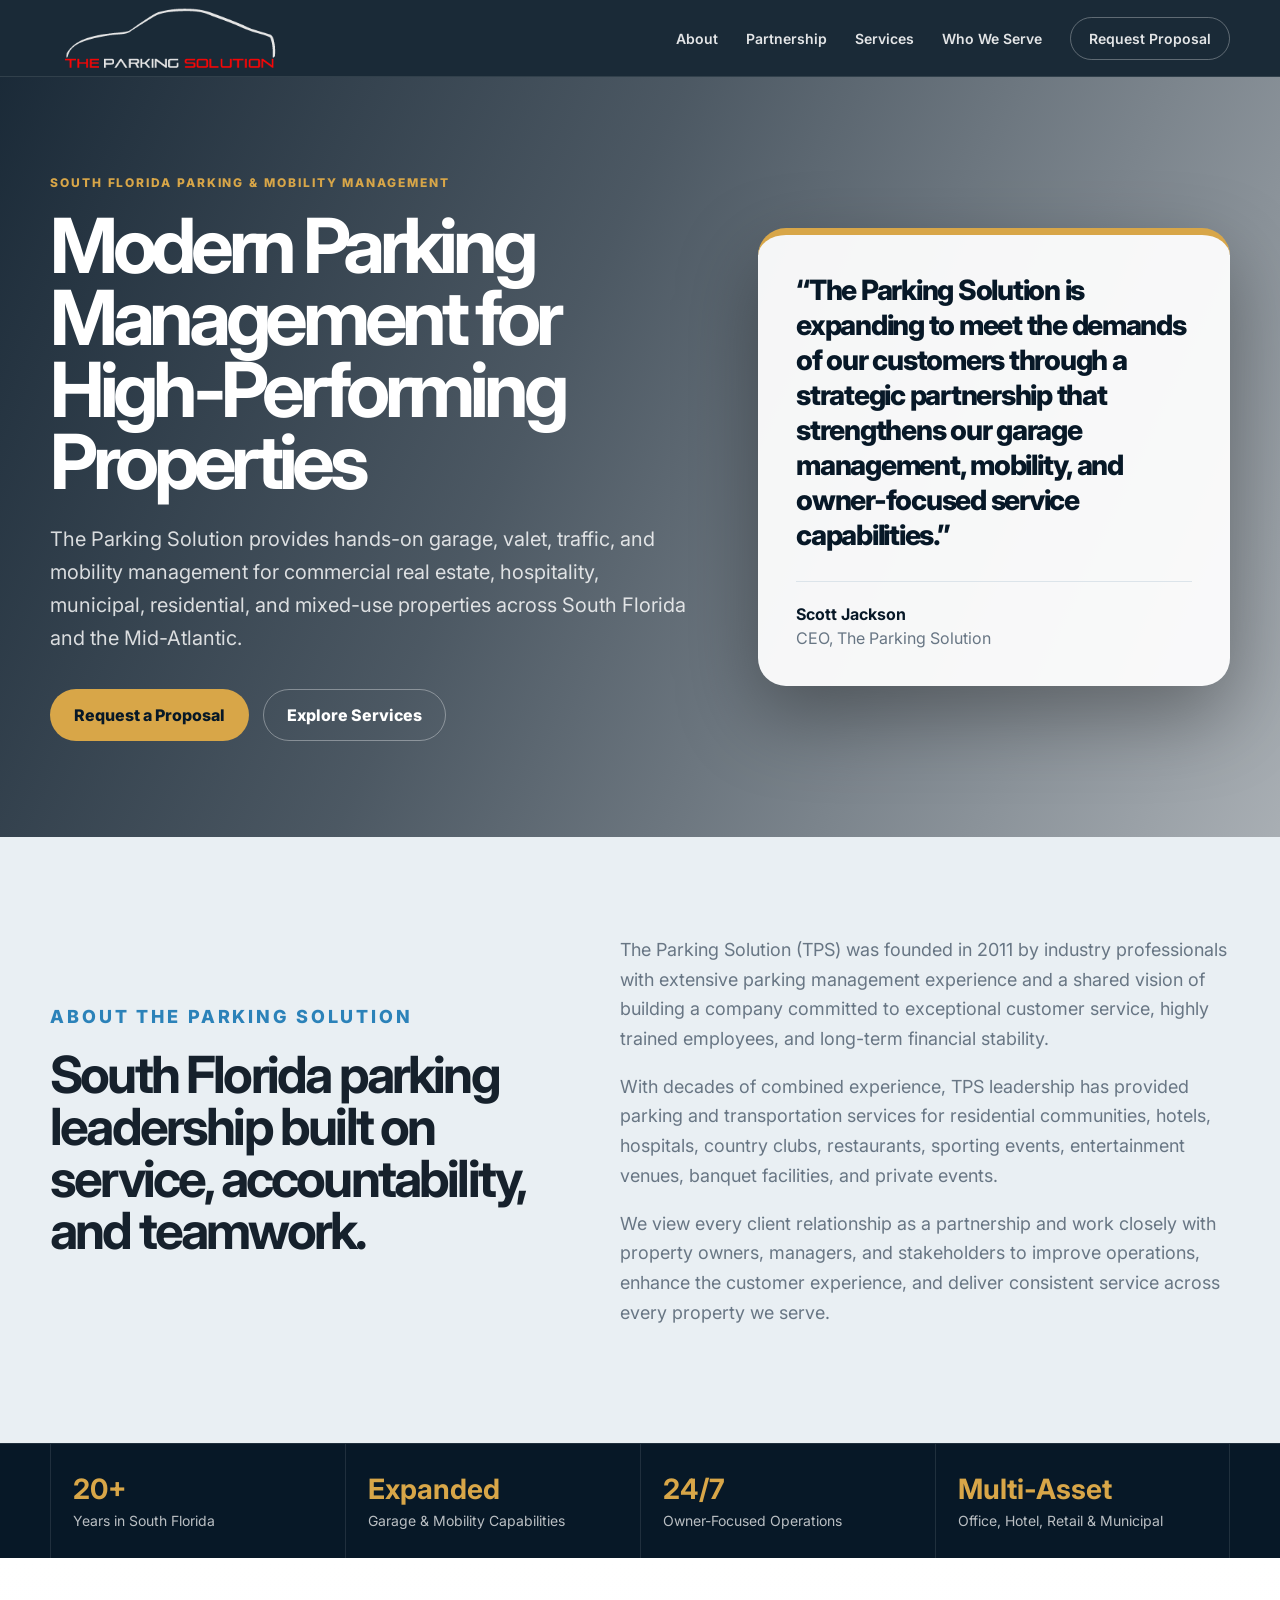
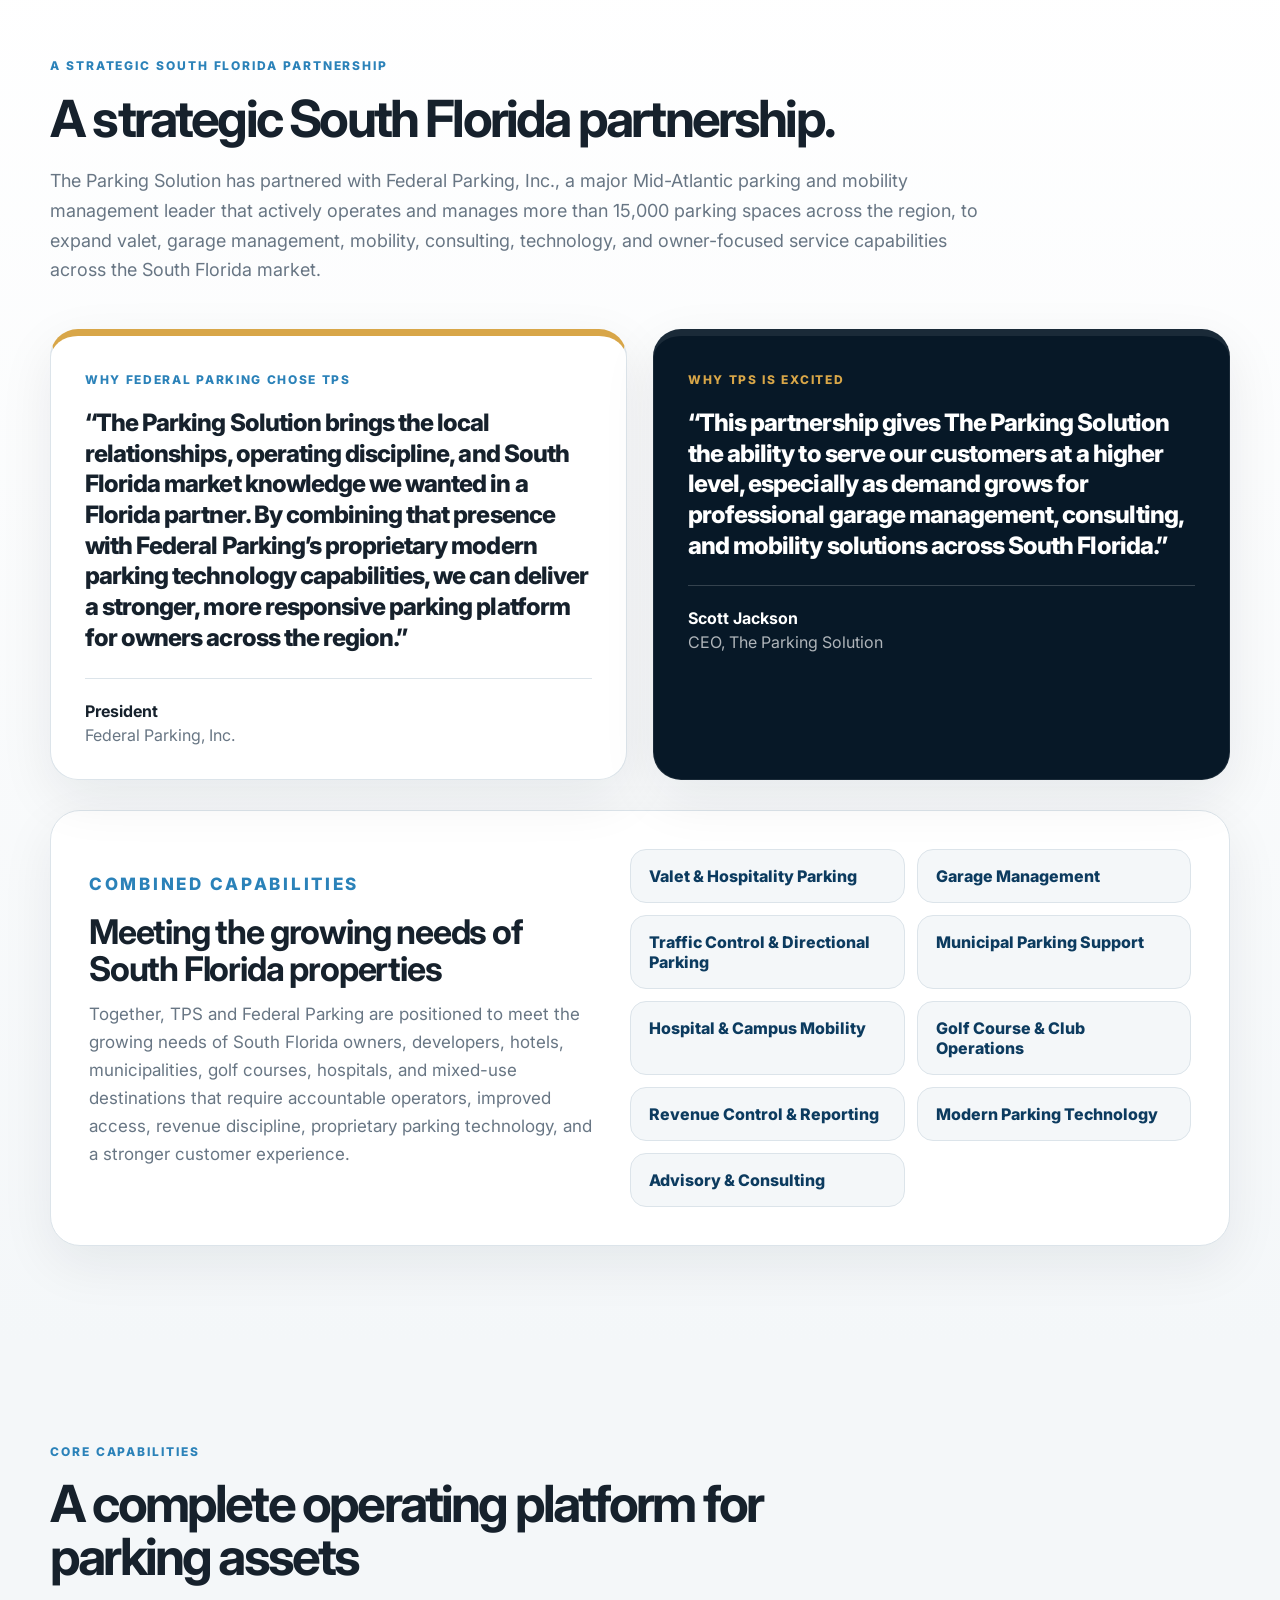
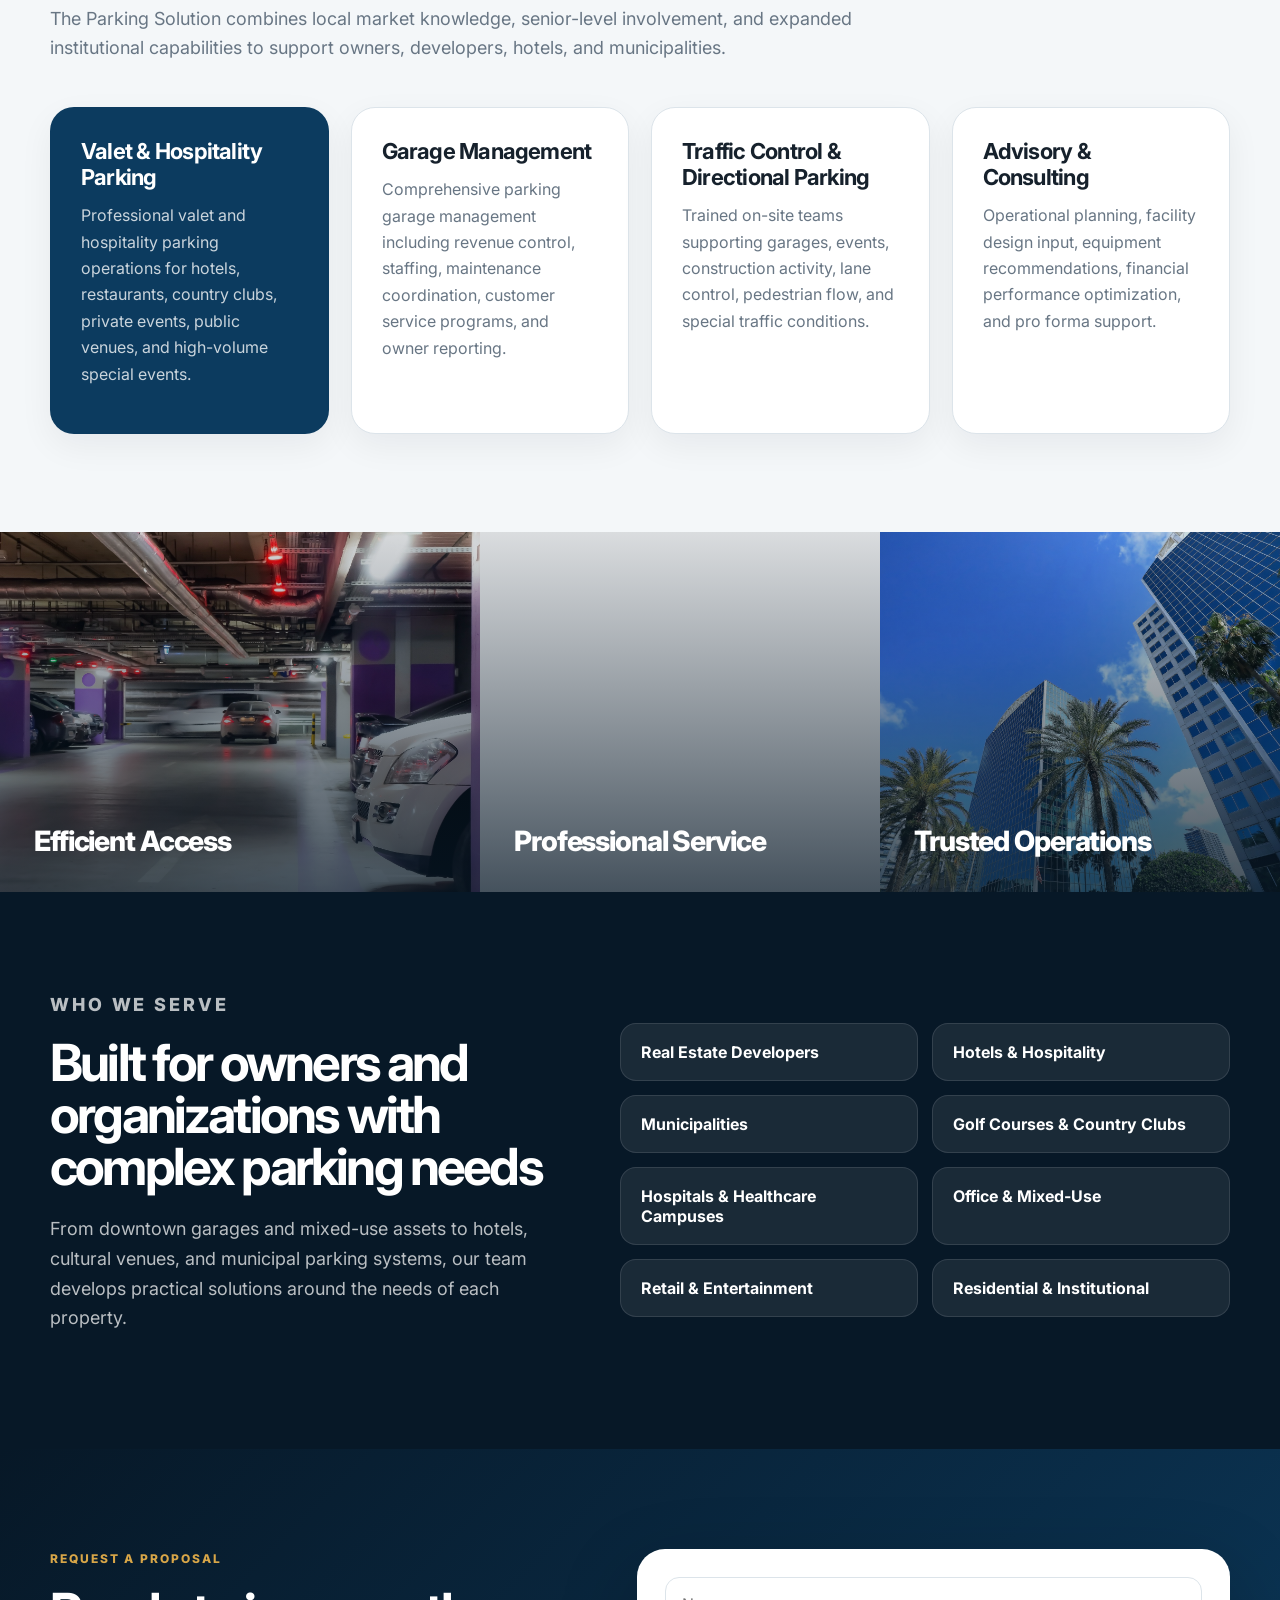
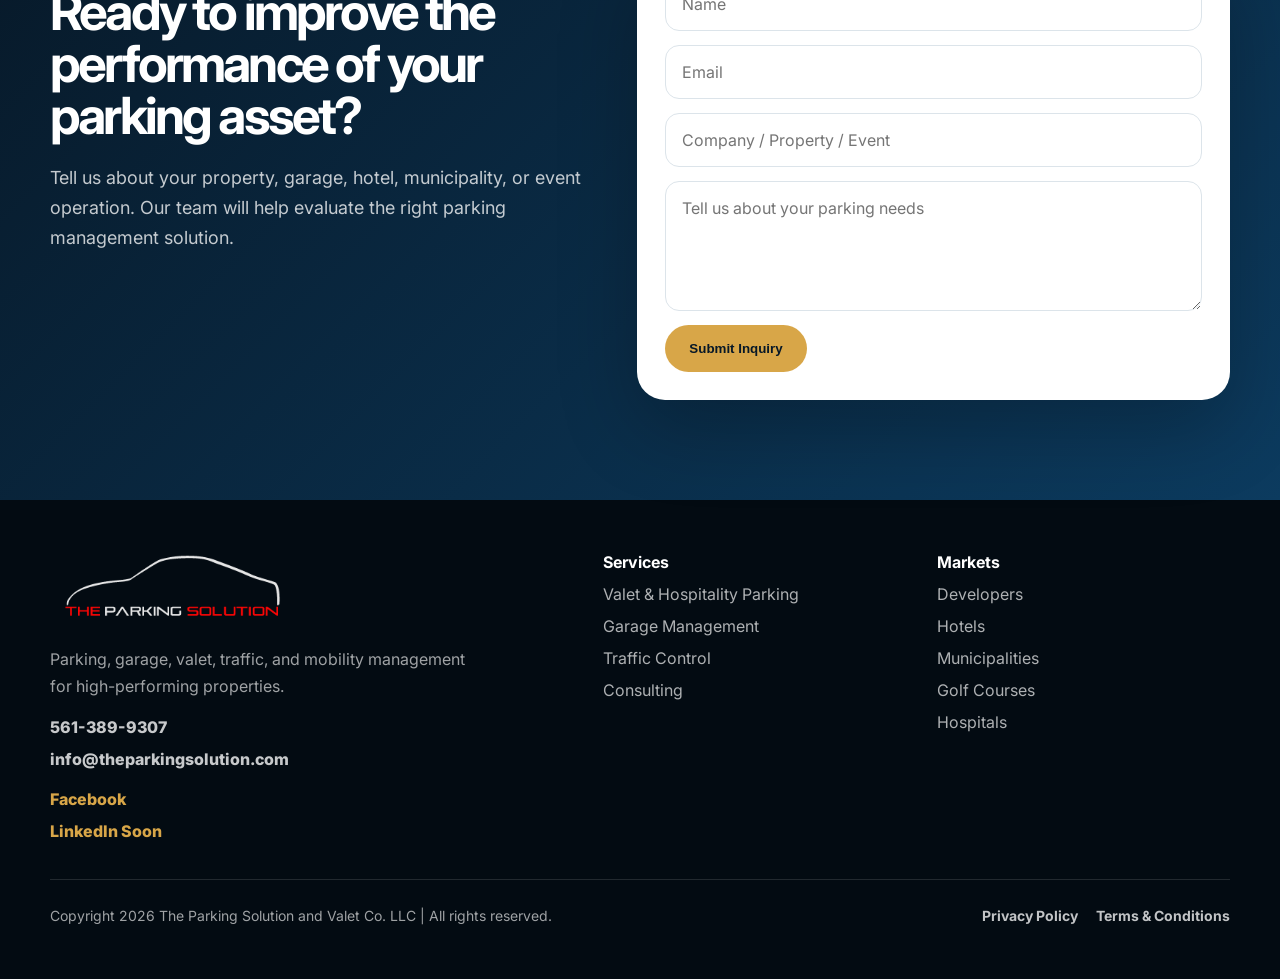
<file: index.html>
<!DOCTYPE html>
<html lang="en">
<head>
  <meta charset="UTF-8" />
  <meta name="viewport" content="width=device-width, initial-scale=1.0" />
  <title>The Parking Solution | Modern Parking Management</title>
  <meta name="description" content="The Parking Solution provides garage management, valet, traffic control, and parking advisory services for owners, developers, hotels, municipalities, and real estate assets across South Florida and the Mid-Atlantic." />
  <link rel="preconnect" href="https://fonts.googleapis.com">
  <link rel="preconnect" href="https://fonts.gstatic.com" crossorigin>
  <link href="https://fonts.googleapis.com/css2?family=Inter:wght@400;500;600;700;800&display=swap" rel="stylesheet">
  <link rel="stylesheet" href="styles.css" />
</head>
<body>
  <header class="site-header">
    <div class="container nav-wrap">
      <a href="#" class="logo logo-image-link" aria-label="The Parking Solution home">
        <img src="logo.png" alt="The Parking Solution" class="site-logo" />
      </a>
      <nav class="nav-links">
        <a href="#about">About</a>
        <a href="#fedpark-tps">Partnership</a>
        <a href="#services">Services</a>
        <a href="#markets">Who We Serve</a>
        <a href="#contact" class="nav-cta">Request Proposal</a>
      </nav>
    </div>
  </header>

  <main>
    <section class="hero">
      <div class="hero-overlay"></div>
      <div class="container hero-grid">
        <div class="hero-copy">
          <p class="eyebrow">South Florida Parking & Mobility Management</p>
          <h1>Modern Parking Management for High-Performing Properties</h1>
          <p class="hero-lede">The Parking Solution provides hands-on garage, valet, traffic, and mobility management for commercial real estate, hospitality, municipal, residential, and mixed-use properties across South Florida and the Mid-Atlantic.</p>
          <div class="hero-actions">
            <a href="#contact" class="btn btn-primary">Request a Proposal</a>
            <a href="#services" class="btn btn-secondary">Explore Services</a>
          </div>
        </div>
        <aside class="quote-card">
          <p class="quote">“The Parking Solution is expanding to meet the demands of our customers through a strategic partnership that strengthens our garage management, mobility, and owner-focused service capabilities.”</p>
          <div class="quote-source">
            <strong>Scott Jackson</strong>
            <span>CEO, The Parking Solution</span>
          </div>
        </aside>
      </div>
    </section>


    <section id="about" class="section section-muted about-page">
      <div class="container split">
        <div>
          <p class="eyebrow dark">About The Parking Solution</p>
          <h2>South Florida parking leadership built on service, accountability, and teamwork.</h2>
        </div>
        <div>
          <p>The Parking Solution (TPS) was founded in 2011 by industry professionals with extensive parking management experience and a shared vision of building a company committed to exceptional customer service, highly trained employees, and long-term financial stability.</p>
          <p>With decades of combined experience, TPS leadership has provided parking and transportation services for residential communities, hotels, hospitals, country clubs, restaurants, sporting events, entertainment venues, banquet facilities, and private events.</p>
          <p>We view every client relationship as a partnership and work closely with property owners, managers, and stakeholders to improve operations, enhance the customer experience, and deliver consistent service across every property we serve.</p>
        </div>
      </div>
    </section>

    <section class="cred-strip">
      <div class="container cred-grid">
        <div><strong>20+</strong><span>Years in South Florida</span></div>
        <div><strong>Expanded</strong><span>Garage & Mobility Capabilities</span></div>
        <div><strong>24/7</strong><span>Owner-Focused Operations</span></div>
        <div><strong>Multi-Asset</strong><span>Office, Hotel, Retail & Municipal</span></div>
      </div>
    </section>

    <section id="fedpark-tps" class="section partnership-page">
      <div class="container">
        <div class="section-heading partnership-heading">
          <p class="eyebrow dark">A Strategic South Florida Partnership</p>
          <h2>A strategic South Florida partnership.</h2>
          <p>The Parking Solution has partnered with Federal Parking, Inc., a major Mid-Atlantic parking and mobility management leader that actively operates and manages more than 15,000 parking spaces across the region, to expand valet, garage management, mobility, consulting, technology, and owner-focused service capabilities across the South Florida market.</p>
        </div>

        <div class="partnership-quote-grid">
          <article class="partner-quote-card">
            <p class="quote-label">Why Federal Parking chose TPS</p>
            <p class="quote partner-quote">“The Parking Solution brings the local relationships, operating discipline, and South Florida market knowledge we wanted in a Florida partner. By combining that presence with Federal Parking’s proprietary modern parking technology capabilities, we can deliver a stronger, more responsive parking platform for owners across the region.”</p>
            <div class="quote-source">
              <strong>President</strong>
              <span>Federal Parking, Inc.</span>
            </div>
          </article>

          <article class="partner-quote-card dark-card">
            <p class="quote-label">Why TPS is excited</p>
            <p class="quote partner-quote">“This partnership gives The Parking Solution the ability to serve our customers at a higher level, especially as demand grows for professional garage management, consulting, and mobility solutions across South Florida.”</p>
            <div class="quote-source">
              <strong>Scott Jackson</strong>
              <span>CEO, The Parking Solution</span>
            </div>
          </article>
        </div>

        <div class="combined-services">
          <div>
            <p class="eyebrow dark">Combined Capabilities</p>
            <h3>Meeting the growing needs of South Florida properties</h3>
            <p>Together, TPS and Federal Parking are positioned to meet the growing needs of South Florida owners, developers, hotels, municipalities, golf courses, hospitals, and mixed-use destinations that require accountable operators, improved access, revenue discipline, proprietary parking technology, and a stronger customer experience.</p>
          </div>
          <div class="combined-list">
            <span>Valet & Hospitality Parking</span>
            <span>Garage Management</span>
            <span>Traffic Control & Directional Parking</span>
            <span>Municipal Parking Support</span>
            <span>Hospital & Campus Mobility</span>
            <span>Golf Course & Club Operations</span>
            <span>Revenue Control & Reporting</span>
            <span>Modern Parking Technology</span>
            <span>Advisory & Consulting</span>
          </div>
        </div>
      </div>
    </section>

<section id="services" class="section section-light">
      <div class="container">
        <div class="section-heading">
          <p class="eyebrow dark">Core Capabilities</p>
          <h2>A complete operating platform for parking assets</h2>
          <p>The Parking Solution combines local market knowledge, senior-level involvement, and expanded institutional capabilities to support owners, developers, hotels, and municipalities.</p>
        </div>
        <div class="card-grid four">
          <article class="service-card featured" id="valet-event-parking" data-service="valet" tabindex="0" role="button" aria-pressed="true">
            <h3>Valet & Hospitality Parking</h3>
            <p>Professional valet and hospitality parking operations for hotels, restaurants, country clubs, private events, public venues, and high-volume special events.</p>
          </article>
          <article class="service-card" id="garage-management" data-service="garage" tabindex="0" role="button" aria-pressed="false">
            <h3>Garage Management</h3>
            <p>Comprehensive parking garage management including revenue control, staffing, maintenance coordination, customer service programs, and owner reporting.</p>
          </article>
          
          <article class="service-card" id="traffic-control-flagging" data-service="traffic" tabindex="0" role="button" aria-pressed="false">
            <h3>Traffic Control & Directional Parking</h3>
            <p>Trained on-site teams supporting garages, events, construction activity, lane control, pedestrian flow, and special traffic conditions.</p>
          </article>
          <article class="service-card" id="advisory-consulting" data-service="consulting" tabindex="0" role="button" aria-pressed="false">
            <h3>Advisory & Consulting</h3>
            <p>Operational planning, facility design input, equipment recommendations, financial performance optimization, and pro forma support.</p>
          </article>
        </div>
      </div>
    </section>

    <section class="image-band">
      <div class="band-card">
        <span>Efficient Access</span>
      </div>
      <div class="band-card alt">
        <span>Professional Service</span>
      </div>
      <div class="band-card third">
        <span>Trusted Operations</span>
      </div>
    </section>

    <section id="markets" class="section section-dark">
      <div class="container split">
        <div>
          <p class="eyebrow">Who We Serve</p>
          <h2>Built for owners and organizations with complex parking needs</h2>
          <p>From downtown garages and mixed-use assets to hotels, cultural venues, and municipal parking systems, our team develops practical solutions around the needs of each property.</p>
        </div>
        <div class="market-list">
          <span>Real Estate Developers</span>
          <span>Hotels & Hospitality</span>
          <span>Municipalities</span>
          <span>Golf Courses & Country Clubs</span>
          <span>Hospitals & Healthcare Campuses</span>
          <span>Office & Mixed-Use</span>
          <span>Retail & Entertainment</span>
          <span>Residential & Institutional</span>
        </div>
      </div>
    </section>

<section id="contact" class="cta-section">
      <div class="container cta-card">
        <div>
          <p class="eyebrow">Request a Proposal</p>
          <h2>Ready to improve the performance of your parking asset?</h2>
          <p>Tell us about your property, garage, hotel, municipality, or event operation. Our team will help evaluate the right parking management solution.</p>
        </div>
        <form class="contact-form">
          <input type="text" placeholder="Name" aria-label="Name">
          <input type="email" placeholder="Email" aria-label="Email">
          <input type="text" placeholder="Company / Property / Event" aria-label="Company, Property, or Event">
          <textarea placeholder="Tell us about your parking needs" aria-label="Message"></textarea>
          <button type="button" class="btn btn-primary">Submit Inquiry</button>
        </form>
      </div>
    </section>
  </main>


<footer class="site-footer">
    <div class="container footer-grid">
      <div>
        <a href="#" class="logo footer-logo logo-image-link" aria-label="The Parking Solution home">
          <img src="logo.png" alt="The Parking Solution" class="site-logo footer-site-logo" />
        </a>
        <p>Parking, garage, valet, traffic, and mobility management for high-performing properties.</p>
        <div class="footer-contact">
          <a href="tel:15613899307">561-389-9307</a>
          <a href="mailto:info@theparkingsolution.com">info@theparkingsolution.com</a>
          <div class="footer-social">
            <a href="https://www.facebook.com/TheParkingSolution/" target="_blank" rel="noopener">Facebook</a>
            <a href="#">LinkedIn Soon</a>
          </div>
        </div>

      </div>
      <div>
        <strong>Services</strong>
        <a href="#valet-event-parking" data-service-link="valet">Valet & Hospitality Parking</a>
        <a href="#garage-management" data-service-link="garage">Garage Management</a>
        <a href="#traffic-control-flagging" data-service-link="traffic">Traffic Control</a>
        <a href="#advisory-consulting" data-service-link="consulting">Consulting</a>
      </div>
      <div>
        <strong>Markets</strong>
        <a href="#markets">Developers</a>
        <a href="#markets">Hotels</a>
        <a href="#markets">Municipalities</a>
        <a href="#markets">Golf Courses</a>
        <a href="#markets">Hospitals</a>
      </div>
    </div>
    <div class="container footer-bottom">
      <p>Copyright 2026 The Parking Solution and Valet Co. LLC | All rights reserved.</p>
      <div>
        <a href="privacy-policy.html">Privacy Policy</a>
        <a href="terms-and-conditions.html">Terms &amp; Conditions</a>
      </div>
    </div>
  </footer>

  <script>
    document.addEventListener('DOMContentLoaded', function () {
      const serviceCards = Array.from(document.querySelectorAll('.service-card[data-service]'));
      const serviceLinks = Array.from(document.querySelectorAll('[data-service-link]'));

      function activateService(serviceName, shouldScroll) {
        serviceCards.forEach(card => {
          const isActive = card.dataset.service === serviceName;
          card.classList.toggle('featured', isActive);
          card.setAttribute('aria-pressed', isActive ? 'true' : 'false');
        });

        if (shouldScroll) {
          const activeCard = document.querySelector('.service-card[data-service="' + serviceName + '"]');
          if (activeCard) {
            activeCard.scrollIntoView({ behavior: 'smooth', block: 'center' });
          }
        }
      }

      serviceCards.forEach(card => {
        card.addEventListener('click', function () {
          activateService(card.dataset.service, false);
        });

        card.addEventListener('keydown', function (event) {
          if (event.key === 'Enter' || event.key === ' ') {
            event.preventDefault();
            activateService(card.dataset.service, false);
          }
        });
      });

      serviceLinks.forEach(link => {
        link.addEventListener('click', function (event) {
          event.preventDefault();
          const serviceName = link.dataset.serviceLink;
          activateService(serviceName, true);
          history.replaceState(null, '', link.getAttribute('href'));
        });
      });

      const hashMap = {
        '#garage-management': 'garage',
        '#valet-event-parking': 'valet',
        '#traffic-control-flagging': 'traffic',
        '#advisory-consulting': 'consulting'
      };

      if (hashMap[window.location.hash]) {
        activateService(hashMap[window.location.hash], true);
      }
    });
  </script>

</body>
</html>
</file>
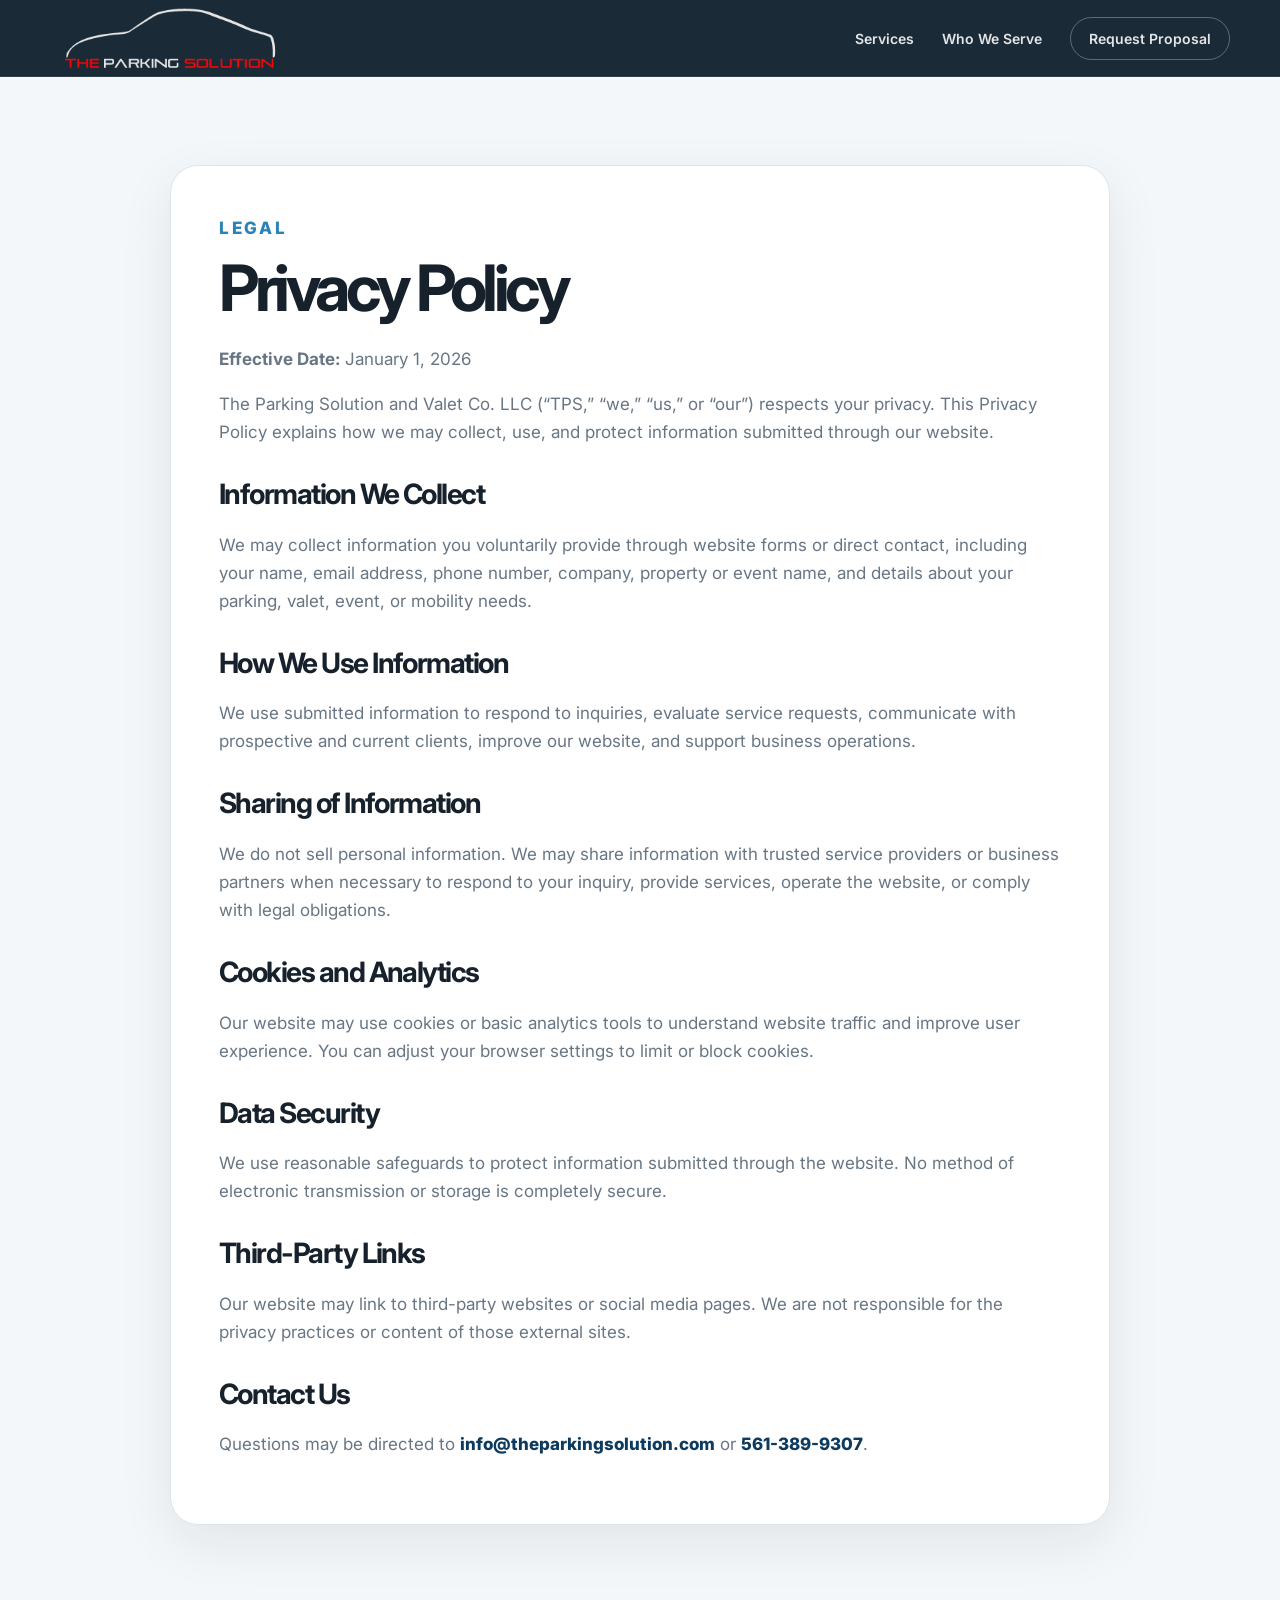
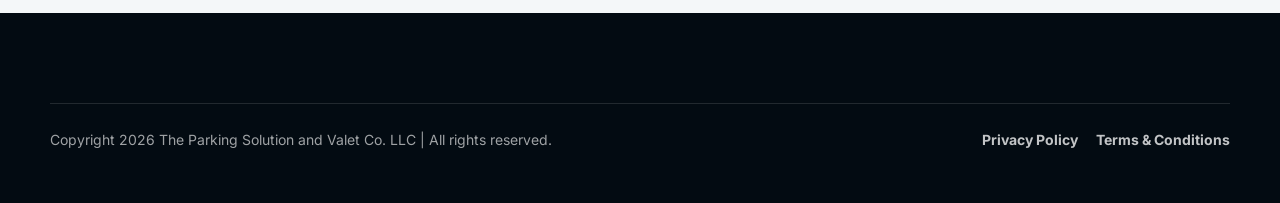
<file: privacy-policy.html>
<!DOCTYPE html><html lang="en"><head><meta charset="UTF-8" /><meta name="viewport" content="width=device-width, initial-scale=1.0" />
<link rel="preconnect" href="https://fonts.googleapis.com"><link rel="preconnect" href="https://fonts.gstatic.com" crossorigin>
<link href="https://fonts.googleapis.com/css2?family=Inter:wght@400;500;600;700;800&display=swap" rel="stylesheet"><link rel="stylesheet" href="styles.css" /><title>Privacy Policy | The Parking Solution</title></head><body><header class="site-header"><div class="container nav-wrap"><a href="index.html" class="logo logo-image-link" aria-label="The Parking Solution home"><img src="logo.png" alt="The Parking Solution" class="site-logo" /></a><nav class="nav-links"><a href="index.html#services">Services</a><a href="index.html#markets">Who We Serve</a><a href="index.html#contact" class="nav-cta">Request Proposal</a></nav></div></header><main class="legal-page"><div class="container legal-content"><p class="eyebrow dark">Legal</p><h1>Privacy Policy</h1><p><strong>Effective Date:</strong> January 1, 2026</p>
<p>The Parking Solution and Valet Co. LLC (“TPS,” “we,” “us,” or “our”) respects your privacy. This Privacy Policy explains how we may collect, use, and protect information submitted through our website.</p>
<h2>Information We Collect</h2><p>We may collect information you voluntarily provide through website forms or direct contact, including your name, email address, phone number, company, property or event name, and details about your parking, valet, event, or mobility needs.</p>
<h2>How We Use Information</h2><p>We use submitted information to respond to inquiries, evaluate service requests, communicate with prospective and current clients, improve our website, and support business operations.</p>
<h2>Sharing of Information</h2><p>We do not sell personal information. We may share information with trusted service providers or business partners when necessary to respond to your inquiry, provide services, operate the website, or comply with legal obligations.</p>
<h2>Cookies and Analytics</h2><p>Our website may use cookies or basic analytics tools to understand website traffic and improve user experience. You can adjust your browser settings to limit or block cookies.</p>
<h2>Data Security</h2><p>We use reasonable safeguards to protect information submitted through the website. No method of electronic transmission or storage is completely secure.</p>
<h2>Third-Party Links</h2><p>Our website may link to third-party websites or social media pages. We are not responsible for the privacy practices or content of those external sites.</p>
<h2>Contact Us</h2><p>Questions may be directed to <a href="mailto:info@theparkingsolution.com">info@theparkingsolution.com</a> or <a href="tel:15613899307">561-389-9307</a>.</p></div></main><footer class="site-footer"><div class="container footer-bottom"><p>Copyright 2026 The Parking Solution and Valet Co. LLC | All rights reserved.</p><div><a href="privacy-policy.html">Privacy Policy</a><a href="terms-and-conditions.html">Terms &amp; Conditions</a></div></div></footer></body></html>
</file>
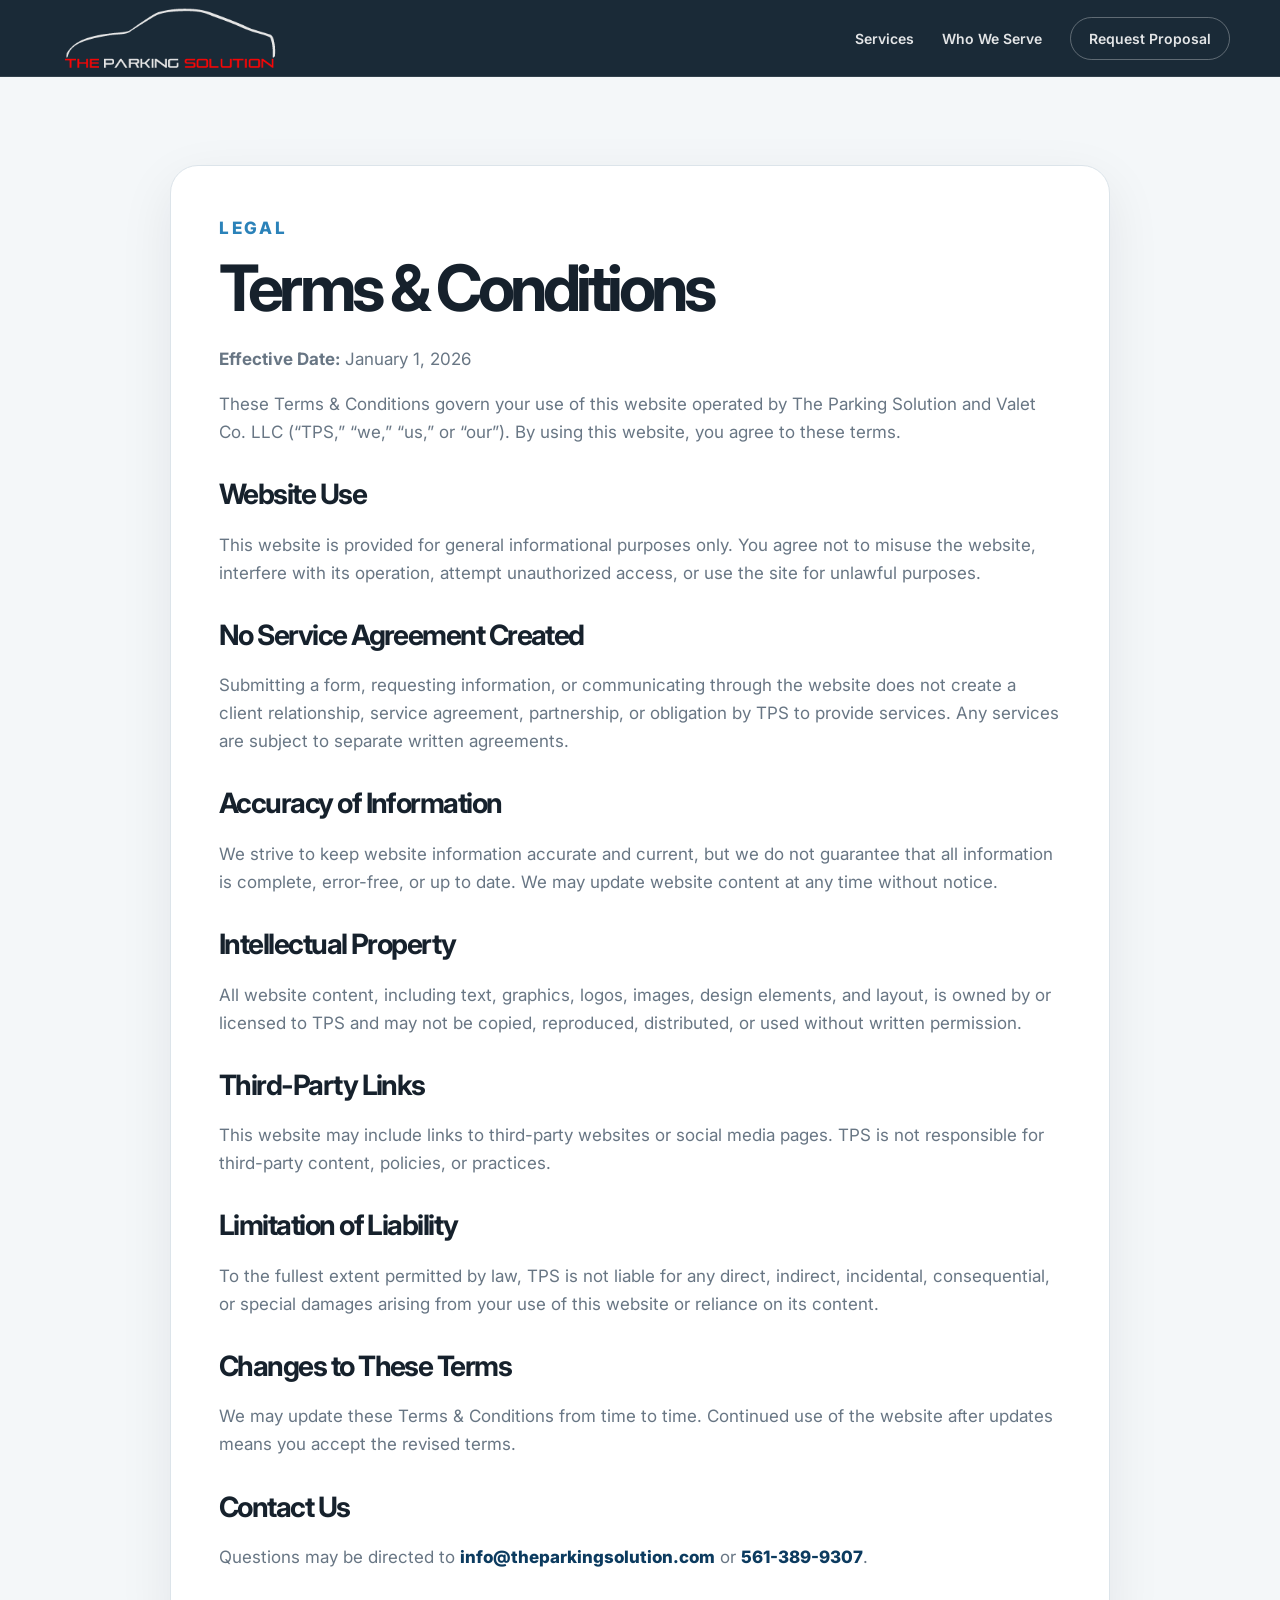
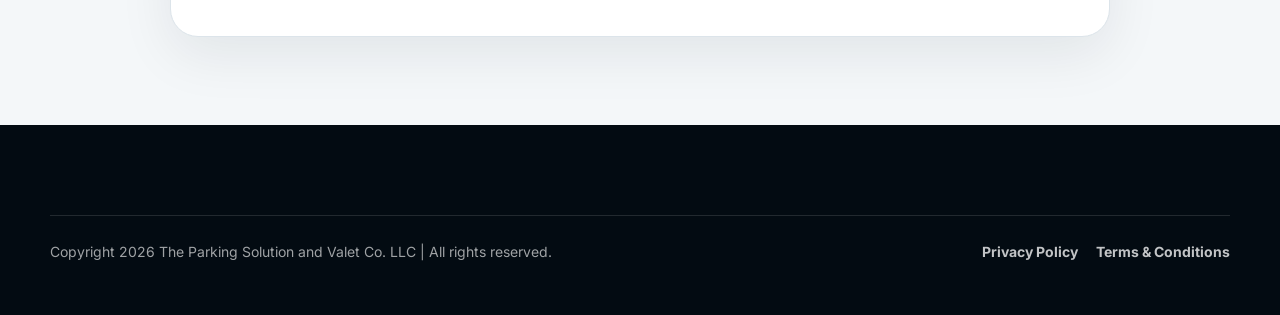
<file: terms-and-conditions.html>
<!DOCTYPE html><html lang="en"><head><meta charset="UTF-8" /><meta name="viewport" content="width=device-width, initial-scale=1.0" />
<link rel="preconnect" href="https://fonts.googleapis.com"><link rel="preconnect" href="https://fonts.gstatic.com" crossorigin>
<link href="https://fonts.googleapis.com/css2?family=Inter:wght@400;500;600;700;800&display=swap" rel="stylesheet"><link rel="stylesheet" href="styles.css" /><title>Terms & Conditions | The Parking Solution</title></head><body><header class="site-header"><div class="container nav-wrap"><a href="index.html" class="logo logo-image-link" aria-label="The Parking Solution home"><img src="logo.png" alt="The Parking Solution" class="site-logo" /></a><nav class="nav-links"><a href="index.html#services">Services</a><a href="index.html#markets">Who We Serve</a><a href="index.html#contact" class="nav-cta">Request Proposal</a></nav></div></header><main class="legal-page"><div class="container legal-content"><p class="eyebrow dark">Legal</p><h1>Terms &amp; Conditions</h1><p><strong>Effective Date:</strong> January 1, 2026</p>
<p>These Terms &amp; Conditions govern your use of this website operated by The Parking Solution and Valet Co. LLC (“TPS,” “we,” “us,” or “our”). By using this website, you agree to these terms.</p>
<h2>Website Use</h2><p>This website is provided for general informational purposes only. You agree not to misuse the website, interfere with its operation, attempt unauthorized access, or use the site for unlawful purposes.</p>
<h2>No Service Agreement Created</h2><p>Submitting a form, requesting information, or communicating through the website does not create a client relationship, service agreement, partnership, or obligation by TPS to provide services. Any services are subject to separate written agreements.</p>
<h2>Accuracy of Information</h2><p>We strive to keep website information accurate and current, but we do not guarantee that all information is complete, error-free, or up to date. We may update website content at any time without notice.</p>
<h2>Intellectual Property</h2><p>All website content, including text, graphics, logos, images, design elements, and layout, is owned by or licensed to TPS and may not be copied, reproduced, distributed, or used without written permission.</p>
<h2>Third-Party Links</h2><p>This website may include links to third-party websites or social media pages. TPS is not responsible for third-party content, policies, or practices.</p>
<h2>Limitation of Liability</h2><p>To the fullest extent permitted by law, TPS is not liable for any direct, indirect, incidental, consequential, or special damages arising from your use of this website or reliance on its content.</p>
<h2>Changes to These Terms</h2><p>We may update these Terms &amp; Conditions from time to time. Continued use of the website after updates means you accept the revised terms.</p>
<h2>Contact Us</h2><p>Questions may be directed to <a href="mailto:info@theparkingsolution.com">info@theparkingsolution.com</a> or <a href="tel:15613899307">561-389-9307</a>.</p></div></main><footer class="site-footer"><div class="container footer-bottom"><p>Copyright 2026 The Parking Solution and Valet Co. LLC | All rights reserved.</p><div><a href="privacy-policy.html">Privacy Policy</a><a href="terms-and-conditions.html">Terms &amp; Conditions</a></div></div></footer></body></html>
</file>
<file: styles.css>
:root {
  --navy: #071827;
  --blue: #0c3b5f;
  --sky: #2b82b9;
  --gold: #d8a648;
  --ink: #16212c;
  --muted: #687684;
  --line: #dce4ea;
  --soft: #f4f7f9;
  --white: #ffffff;
}

* { box-sizing: border-box; }
html { scroll-behavior: smooth; }
body {
  margin: 0;
  font-family: 'Inter', system-ui, -apple-system, BlinkMacSystemFont, 'Segoe UI', sans-serif;
  color: var(--ink);
  background: var(--white);
}

img { max-width: 100%; display: block; }
a { color: inherit; text-decoration: none; }
.container { width: min(1180px, calc(100% - 40px)); margin: 0 auto; }

.site-header {
  position: sticky;
  top: 0;
  z-index: 50;
  background: rgba(7, 24, 39, 0.92);
  backdrop-filter: blur(16px);
  color: var(--white);
  border-bottom: 1px solid rgba(255,255,255,.1);
}
.nav-wrap { display: flex; align-items: center; justify-content: space-between; min-height: 76px; }
.logo { display: inline-flex; align-items: center; gap: 12px; font-weight: 800; letter-spacing: -.02em; }
.logo-mark { display: grid; place-items: center; width: 44px; height: 44px; border-radius: 12px; background: linear-gradient(135deg, var(--sky), var(--gold)); color: #fff; font-size: 14px; }
.nav-links { display: flex; align-items: center; gap: 28px; font-size: 14px; font-weight: 600; }
.nav-links a { opacity: .88; }
.nav-links a:hover { opacity: 1; }
.nav-cta { padding: 12px 18px; border: 1px solid rgba(255,255,255,.35); border-radius: 999px; }

.hero {
  position: relative;
  min-height: 760px;
  color: var(--white);
  display: flex;
  align-items: center;
  background:
    linear-gradient(115deg, rgba(7,24,39,.92) 0%, rgba(7,24,39,.72) 42%, rgba(7,24,39,.35) 100%),
    url('https://images.unsplash.com/photo-1506521781263-d8422e82f27a?auto=format&fit=crop&w=1800&q=80') center/cover;
}
.hero-grid { display: grid; grid-template-columns: 1.15fr .85fr; gap: 70px; align-items: center; padding: 86px 0; }
.eyebrow { margin: 0 0 16px; text-transform: uppercase; letter-spacing: .16em; color: var(--gold); font-weight: 800; font-size: 12px; }
.eyebrow.dark { color: var(--sky); }
h1, h2, h3, p { margin-top: 0; }
h1 { font-size: clamp(46px, 6vw, 76px); line-height: .95; letter-spacing: -.07em; max-width: 780px; margin-bottom: 26px; }
h2 { font-size: clamp(32px, 4vw, 52px); line-height: 1.02; letter-spacing: -.055em; margin-bottom: 22px; }
h3 { font-size: 22px; letter-spacing: -.035em; margin-bottom: 12px; }
p { line-height: 1.65; color: inherit; }
.hero-lede { font-size: 20px; color: rgba(255,255,255,.82); max-width: 720px; }
.hero-actions { display: flex; gap: 14px; margin-top: 34px; flex-wrap: wrap; }
.btn { display: inline-flex; justify-content: center; align-items: center; padding: 15px 23px; border-radius: 999px; font-weight: 800; border: 1px solid transparent; cursor: pointer; }
.btn-primary { background: var(--gold); color: var(--navy); }
.btn-secondary { border-color: rgba(255,255,255,.35); color: var(--white); }
.quote-card { background: rgba(255,255,255,.94); color: var(--navy); border-radius: 28px; padding: 38px; box-shadow: 0 30px 80px rgba(0,0,0,.34); border-top: 7px solid var(--gold); }
.quote { font-size: 28px; line-height: 1.25; letter-spacing: -.045em; font-weight: 800; }
.quote-source { border-top: 1px solid var(--line); padding-top: 22px; display: grid; gap: 4px; }
.quote-source span { color: var(--muted); }

.cred-strip { background: var(--navy); color: var(--white); border-top: 1px solid rgba(255,255,255,.1); }
.cred-grid { display: grid; grid-template-columns: repeat(4, 1fr); }
.cred-grid div { padding: 28px 22px; border-left: 1px solid rgba(255,255,255,.1); }
.cred-grid div:last-child { border-right: 1px solid rgba(255,255,255,.1); }
.cred-grid strong { display: block; font-size: 28px; color: var(--gold); margin-bottom: 4px; }
.cred-grid span { color: rgba(255,255,255,.72); font-size: 14px; }

.section { padding: 98px 0; }
.section-light { background: var(--soft); }
.section-white { background: #fff; }
.section-muted { background: #e9eff3; }
.section-dark { background: var(--navy); color: #fff; }
.section-heading { max-width: 820px; margin-bottom: 44px; }
.section-heading p:not(.eyebrow), .split p { color: var(--muted); font-size: 18px; }
.section-dark .split p { color: rgba(255,255,255,.72); }
.narrow { max-width: 720px; }
.card-grid { display: grid; gap: 22px; }
.card-grid.four { grid-template-columns: repeat(4, 1fr); }
.service-card { background: #fff; padding: 30px; border-radius: 24px; min-height: 280px; border: 1px solid var(--line); box-shadow: 0 12px 34px rgba(7,24,39,.06); }
.service-card p { color: var(--muted); }
.service-card.featured { background: var(--blue); color: #fff; border-color: transparent; }
.service-card.featured p { color: rgba(255,255,255,.78); }

.image-band { display: grid; grid-template-columns: 1.2fr 1fr 1fr; min-height: 360px; }
.band-card { position: relative; display: flex; align-items: end; padding: 34px; color: #fff; background: linear-gradient(rgba(7,24,39,.15), rgba(7,24,39,.75)), url('efficient-access-garage.jpg') center/cover; }
.band-card.alt { background-image: linear-gradient(rgba(7,24,39,.15), rgba(7,24,39,.75)), url('https://images.unsplash.com/photo-1503387762-592deb58ef4e?auto=format&fit=crop&w=1200&q=80'); }
.band-card.third { background-image: linear-gradient(rgba(7,24,39,.15), rgba(7,24,39,.75)), url('south-florida-office-district.jpg'); }
.band-card span { font-size: 28px; font-weight: 800; letter-spacing: -.04em; }

.split { display: grid; grid-template-columns: .9fr 1.1fr; gap: 70px; align-items: center; }
.reverse { grid-template-columns: 1fr 1fr; }
.market-list { display: grid; grid-template-columns: repeat(2, 1fr); gap: 14px; }
.market-list span { padding: 18px 20px; border-radius: 16px; background: rgba(255,255,255,.08); border: 1px solid rgba(255,255,255,.11); font-weight: 700; }
.panel-image { min-height: 480px; border-radius: 32px; background: linear-gradient(rgba(7,24,39,.12), rgba(7,24,39,.55)), url('south-florida-office-district.jpg') center/cover; box-shadow: 0 24px 80px rgba(7,24,39,.16); }
.text-link { display: inline-flex; margin-top: 12px; color: var(--blue); font-weight: 800; }
.logo-grid { display: grid; grid-template-columns: repeat(3, 1fr); gap: 16px; }
.logo-grid span { display: grid; place-items: center; min-height: 110px; background: var(--soft); border: 1px solid var(--line); border-radius: 18px; font-weight: 800; color: var(--blue); text-align: center; padding: 20px; }

.cta-section { padding: 100px 0; background: linear-gradient(135deg, var(--navy), var(--blue)); color: #fff; }
.cta-card { display: grid; grid-template-columns: .9fr 1fr; gap: 54px; align-items: start; }
.cta-card p:not(.eyebrow) { color: rgba(255,255,255,.76); font-size: 18px; }
.contact-form { display: grid; gap: 14px; background: #fff; border-radius: 28px; padding: 28px; box-shadow: 0 28px 80px rgba(0,0,0,.24); }
.contact-form input, .contact-form textarea { width: 100%; border: 1px solid var(--line); border-radius: 14px; padding: 16px; font: inherit; color: var(--ink); }
.contact-form textarea { min-height: 130px; resize: vertical; }
.contact-form .btn { width: fit-content; }

.site-footer { background: #030b12; color: #fff; padding: 52px 0; }
.footer-grid { display: grid; grid-template-columns: 1.4fr .8fr .8fr; gap: 40px; }
.footer-grid p { color: rgba(255,255,255,.62); max-width: 420px; }
.footer-grid div:not(:first-child) { display: grid; gap: 12px; align-content: start; }
.footer-grid a { color: rgba(255,255,255,.68); }
.footer-logo { color: #fff; margin-bottom: 16px; }

@media (max-width: 980px) {
  .nav-links { display: none; }
  .hero-grid, .split, .reverse, .cta-card { grid-template-columns: 1fr; }
  .card-grid.four { grid-template-columns: repeat(2, 1fr); }
  .cred-grid { grid-template-columns: repeat(2, 1fr); }
  .image-band { grid-template-columns: 1fr; }
  .panel-image { min-height: 340px; }
}

@media (max-width: 640px) {
  .container { width: min(100% - 28px, 1180px); }
  .hero { min-height: auto; }
  .hero-grid { padding: 70px 0; gap: 36px; }
  .quote-card { padding: 26px; }
  .quote { font-size: 22px; }
  .card-grid.four, .market-list, .logo-grid, .cred-grid, .footer-grid { grid-template-columns: 1fr; }
  .section { padding: 70px 0; }
  .cred-grid div { border-right: 1px solid rgba(255,255,255,.1); }
}


/* Updated brand logo */
.logo-image-link { gap: 0; }
.site-logo {
  width: 245px;
  height: auto;
  display: block;
}
.footer-site-logo {
  width: 250px;
  margin-bottom: 10px;
}

/* Strategic partnership page */
.partnership-page {
  background: linear-gradient(180deg, #ffffff 0%, var(--soft) 100%);
  color: var(--ink);
}
.partnership-heading { max-width: 930px; }
.partnership-quote-grid {
  display: grid;
  grid-template-columns: 1fr 1fr;
  gap: 26px;
  margin-top: 34px;
}
.partner-quote-card {
  background: #fff;
  border: 1px solid var(--line);
  border-radius: 28px;
  padding: 34px;
  box-shadow: 0 18px 54px rgba(7,24,39,.08);
  border-top: 7px solid var(--gold);
}
.partner-quote-card.dark-card {
  background: var(--navy);
  color: #fff;
  border-color: rgba(255,255,255,.08);
}
.partner-quote-card.dark-card .quote-source { border-top-color: rgba(255,255,255,.18); }
.partner-quote-card.dark-card .quote-source span { color: rgba(255,255,255,.68); }
.quote-label {
  margin-bottom: 18px;
  color: var(--sky);
  text-transform: uppercase;
  letter-spacing: .14em;
  font-size: 12px;
  font-weight: 800;
}
.dark-card .quote-label { color: var(--gold); }
.partner-quote {
  font-size: 24px;
  line-height: 1.28;
  letter-spacing: -.04em;
}
.combined-services {
  margin-top: 30px;
  display: grid;
  grid-template-columns: .95fr 1.05fr;
  gap: 34px;
  align-items: center;
  background: #fff;
  border: 1px solid var(--line);
  border-radius: 30px;
  padding: 38px;
  box-shadow: 0 18px 54px rgba(7,24,39,.07);
}
.combined-services h3 {
  font-size: 34px;
  line-height: 1.08;
}
.combined-services p {
  color: var(--muted);
  font-size: 17px;
}
.combined-list {
  display: grid;
  grid-template-columns: repeat(2, 1fr);
  gap: 12px;
}
.combined-list span {
  background: var(--soft);
  border: 1px solid var(--line);
  color: var(--blue);
  font-weight: 800;
  border-radius: 16px;
  padding: 16px 18px;
}
@media (max-width: 980px) {
  .partnership-quote-grid,
  .combined-services { grid-template-columns: 1fr; }
}
@media (max-width: 640px) {
  .site-logo { width: 205px; }
  .footer-site-logo { width: 220px; }
  .combined-list { grid-template-columns: 1fr; }
  .partner-quote { font-size: 21px; }
  .combined-services { padding: 26px; }
}


/* Latest image positioning */
.band-card, .band-card.alt, .panel-image { background-position: center center; }



/* Interactive core capability cards */
.service-card[data-service] {
  cursor: pointer;
  transition: transform .18s ease, box-shadow .18s ease, background .18s ease, color .18s ease, border-color .18s ease;
}
.service-card[data-service]:hover {
  transform: translateY(-4px);
  box-shadow: 0 18px 42px rgba(7,24,39,.11);
}
.service-card[data-service]:focus {
  outline: 3px solid rgba(43,130,185,.35);
  outline-offset: 4px;
}
.service-card.featured {
  background: var(--blue);
  color: #fff;
  border-color: transparent;
}
.service-card.featured p {
  color: rgba(255,255,255,.78);
}


/* Owned image refinements */
.band-card {
  background-position: center center;
}
.panel-image {
  background-position: center center;
}



/* Connect/contact section */
.connect-section {
  padding: 86px 0;
  background: linear-gradient(180deg, #fff 0%, var(--soft) 100%);
}
.connect-card {
  display: grid;
  grid-template-columns: .9fr 1.1fr;
  gap: 44px;
  align-items: center;
  background: #fff;
  border: 1px solid var(--line);
  border-radius: 32px;
  padding: 42px;
  box-shadow: 0 18px 54px rgba(7,24,39,.08);
}
.connect-intro p:not(.eyebrow) {
  color: var(--muted);
  font-size: 18px;
}
.connect-grid {
  display: grid;
  grid-template-columns: repeat(3, 1fr);
  gap: 18px;
}
.connect-item {
  min-height: 180px;
  display: flex;
  flex-direction: column;
  justify-content: center;
  gap: 8px;
  padding: 24px;
  background: var(--soft);
  border: 1px solid var(--line);
  border-radius: 22px;
}
.connect-item small {
  color: var(--muted);
  text-transform: uppercase;
  letter-spacing: .12em;
  font-weight: 800;
  font-size: 11px;
}
.connect-item strong {
  color: var(--blue);
  font-size: 18px;
  word-break: break-word;
}
.connect-icon {
  display: grid;
  place-items: center;
  width: 46px;
  height: 46px;
  border-radius: 14px;
  background: var(--blue);
  color: #fff;
  font-size: 22px;
  margin-bottom: 8px;
}
.social-links {
  display: grid;
  gap: 8px;
}
.social-links a,
.footer-contact a,
.footer-social a {
  color: var(--blue);
  font-weight: 800;
}
.footer-contact {
  display: grid;
  gap: 8px;
  margin-top: 18px;
}
.footer-contact a {
  color: rgba(255,255,255,.78);
}
.footer-social {
  display: flex;
  gap: 14px;
  margin-top: 8px;
}
.footer-social a {
  color: var(--gold);
}
@media (max-width: 980px) {
  .connect-card,
  .connect-grid {
    grid-template-columns: 1fr;
  }
}
@media (max-width: 640px) {
  .connect-card {
    padding: 28px;
  }
}

/* Footer legal bar and legal pages */
.footer-bottom{margin-top:38px;padding-top:24px;border-top:1px solid rgba(255,255,255,.12);display:flex;justify-content:space-between;gap:24px;align-items:center;color:rgba(255,255,255,.62);font-size:14px}
.footer-bottom p{margin:0;color:rgba(255,255,255,.62)}
.footer-bottom div{display:flex;gap:18px}
.footer-bottom a{color:rgba(255,255,255,.76);font-weight:700}
.legal-page{background:var(--soft);padding:88px 0}
.legal-content{background:#fff;border:1px solid var(--line);border-radius:28px;padding:48px;box-shadow:0 18px 54px rgba(7,24,39,.08);max-width:940px}
.legal-content h1{color:var(--ink);font-size:clamp(42px,5vw,64px)}
.legal-content h2{font-size:28px;margin-top:34px}
.legal-content p{color:var(--muted);font-size:17px}
.legal-content a{color:var(--blue);font-weight:800}
@media (max-width:640px){.footer-bottom{flex-direction:column;align-items:flex-start}.footer-bottom div{flex-direction:column;gap:8px}.legal-content{padding:28px}}



/* v1.1 structure refinements */
.about-page {
  background: #e9eff3;
}
.combined-contact-section {
  padding: 100px 0;
}
.combined-contact-card {
  align-items: stretch;
}
.contact-methods {
  display: grid;
  gap: 14px;
  margin-top: 30px;
}
.contact-methods a,
.contact-methods div {
  display: grid;
  gap: 4px;
  padding: 18px 20px;
  border-radius: 18px;
  background: rgba(255,255,255,.08);
  border: 1px solid rgba(255,255,255,.14);
}
.contact-methods span {
  color: rgba(255,255,255,.62);
  text-transform: uppercase;
  letter-spacing: .12em;
  font-weight: 800;
  font-size: 11px;
}
.contact-methods strong,
.contact-methods strong a {
  color: #fff;
  font-size: 18px;
}


/* South Florida image refinement */
.band-card.third { background-position: center center; }



/* Inline Connect With Us in proposal section */
.connect-inline-heading {
  margin: 0 0 4px;
  color: var(--gold) !important;
  text-transform: uppercase;
  letter-spacing: .14em;
  font-size: 12px !important;
  font-weight: 800;
}
.contact-methods {
  align-content: start;
}
</file>
